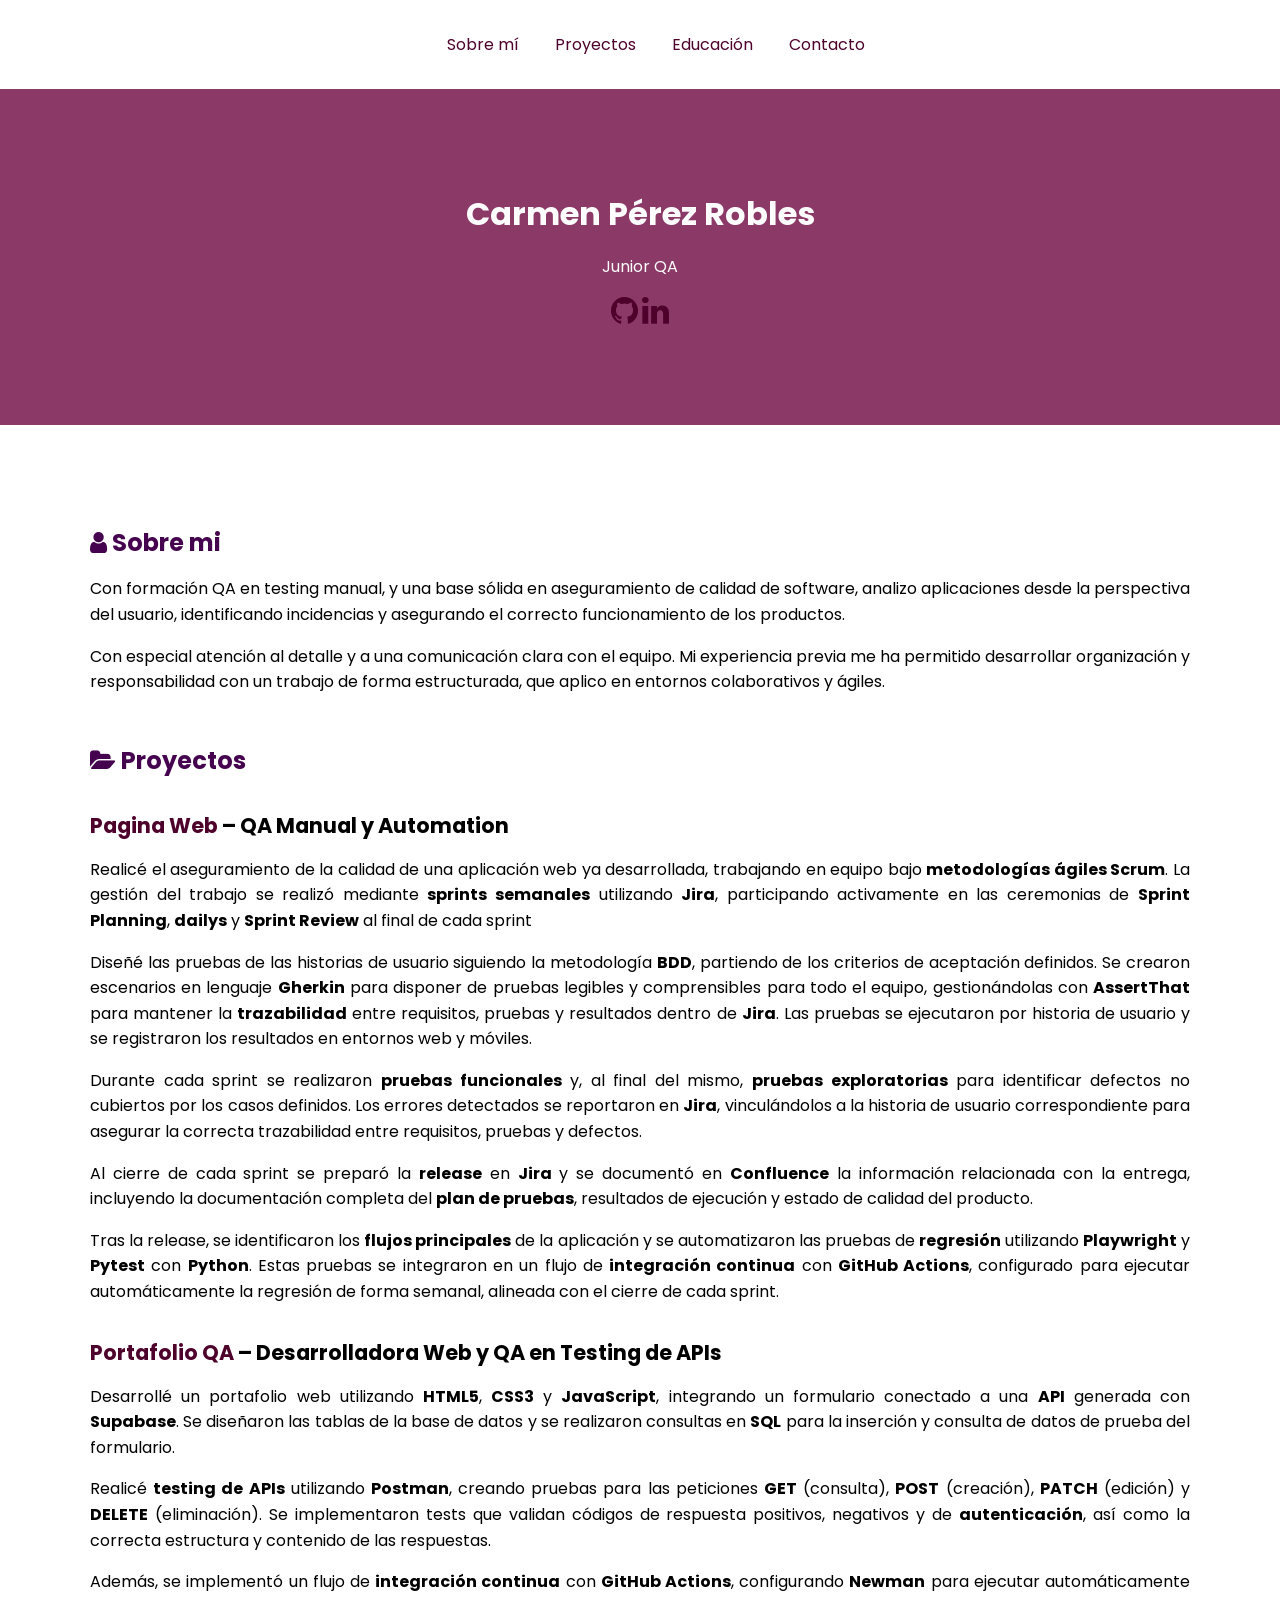
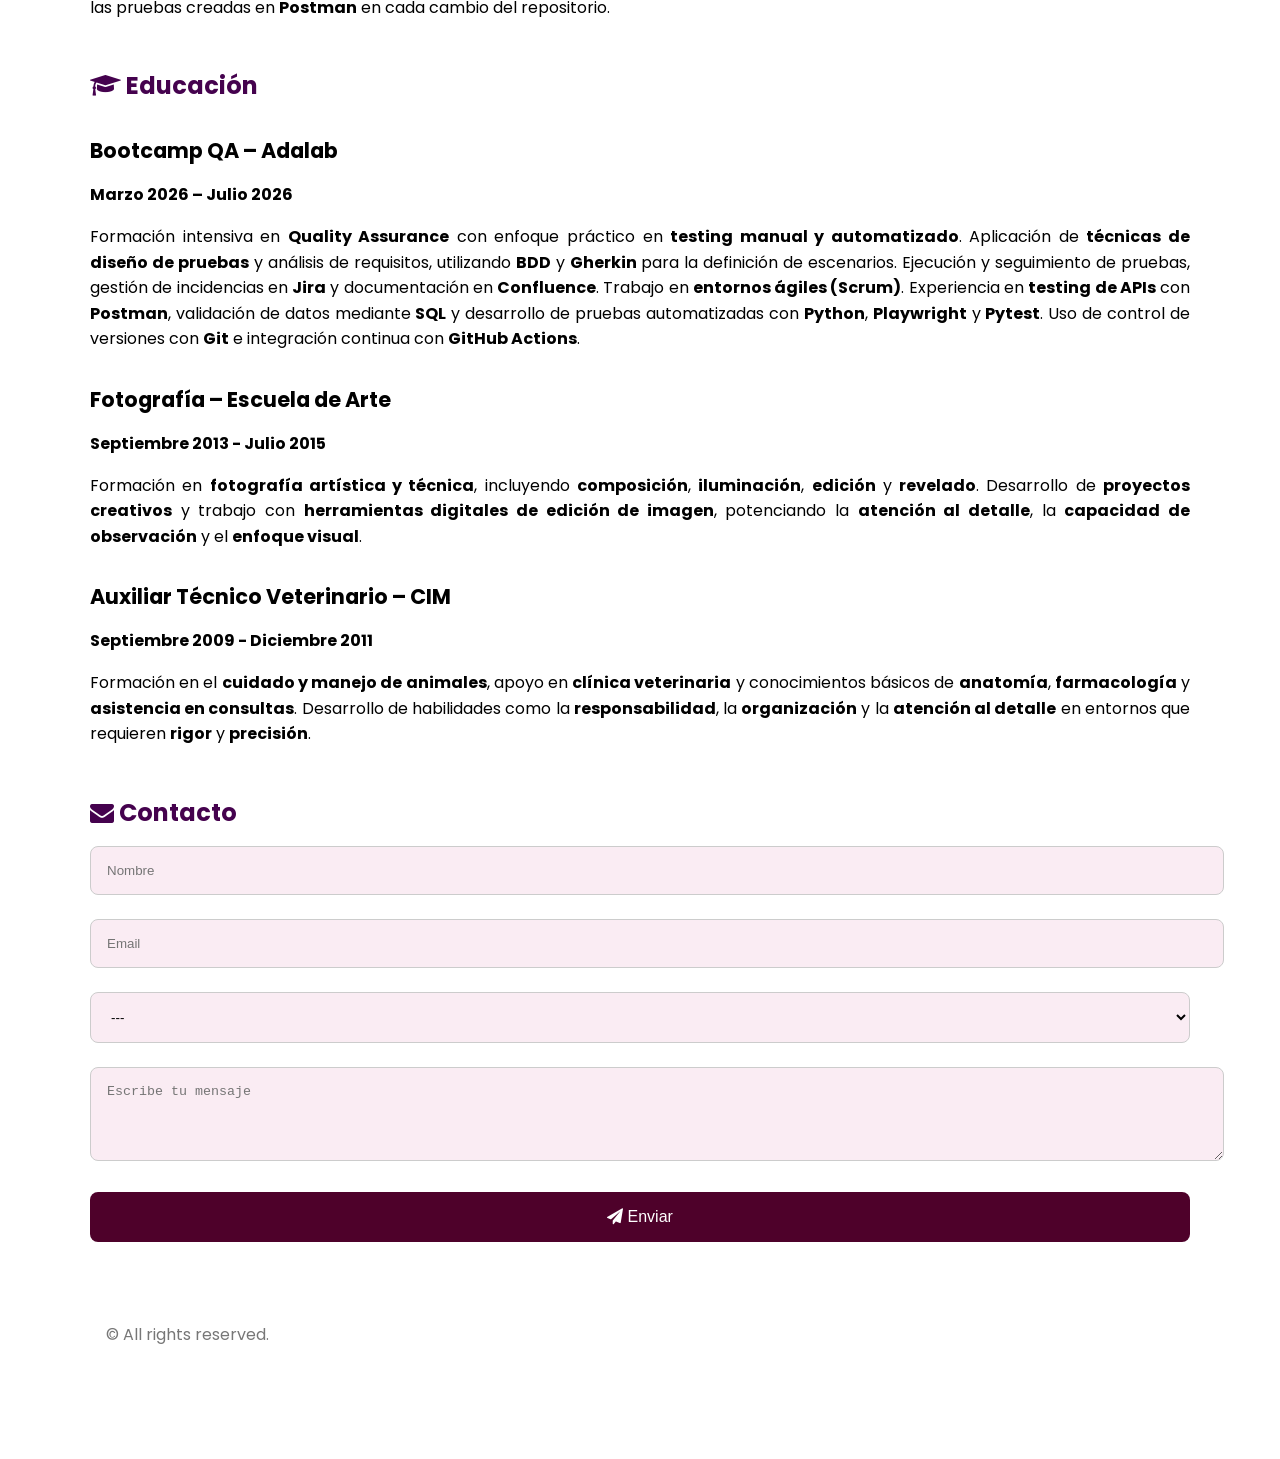
<file: index.html>
<!DOCTYPE html>
<html lang="es">

<head>
  <link rel="preconnect" href="https://fonts.googleapis.com">
<link rel="preconnect" href="https://fonts.gstatic.com" crossorigin>
<link href="https://fonts.googleapis.com/css2?family=Poppins:wght@400;500;700&display=swap" rel="stylesheet">
  <meta charset="UTF-8" />
  <meta name="viewport" content="width=device-width, initial-scale=1.0" />
  <meta name="description" content="Portfolio Carmen Pérez Robles" />
  <meta name="author" content="Carmen Pérez Robles" />
  <title>Carmen Pérez Robles - Portfolio</title>
  <link href="style.css" rel="stylesheet" />
  <!-- Importar Font Awesome para los iconos -->
  <link rel="stylesheet" href="https://cdnjs.cloudflare.com/ajax/libs/font-awesome/4.7.0/css/font-awesome.min.css" />
</head>

<body>
        <!-- Menú de navegación -->
  <nav>
      <ul>
        <li><a id="menusobremi" href="#sobremi">Sobre mí</a></li>
        <li><a id="menuproyectos" href="#proyectos">Proyectos</a></li>
        <li><a id="menueducacion" href="#educacion">Educación</a></li>
        <li><a id="menucontacto" href="#contacto">Contacto</a></li>
      </ul>
    </nav>
  <header>
    <h1 id="minombre">Carmen Pérez Robles</h1>
    <p id="titulo">Junior QA</p>
    <p>
      <a id="linkgithub" href="https://github.com/CarmenPerezQAOrganitation/portafolio-qa" title="GitHub"
        class="fa fa-github fa-2x" aria-label="GitHub"></a>
      <a id="linklinkedin" href="https://www.linkedin.com/in/carmen-pérez-robles/" title="LinkedIn"
        class="fa fa-linkedin fa-2x" aria-label="LinkedIn"></a>
    </p>
  </header>
  
  <main>
    <section id="sobremi">
      <h2 id="titulosobremi">
        <i class="fa fa-user"></i> Sobre mi
      </h2>
    <p>  
  Con formación QA en testing manual, y una base sólida en aseguramiento de calidad de software, 
  analizo aplicaciones desde la perspectiva del usuario, identificando incidencias y asegurando el correcto funcionamiento de los productos.
    </p>

<p>Con especial atención al detalle y a una comunicación clara con el equipo. 
  Mi experiencia previa me ha permitido desarrollar organización y responsabilidad con un trabajo de forma estructurada, que aplico en entornos colaborativos y ágiles.
</p>

    </section>

    <section id="proyectos">
      <h2 id="tituloproyectos">
        <i class="fa fa-folder-open"></i> Proyectos
      </h2>

      <h3>
        <a id="linkproyectoapi" href="https://web-qa.dev.adalab.es" target="_blank">Pagina Web</a>
        – QA Manual y Automation
      </h3>
      <p>
  Realicé el aseguramiento de la calidad de una aplicación web ya desarrollada,
  trabajando en equipo bajo <strong>metodologías ágiles Scrum</strong>. La gestión del
  trabajo se realizó mediante <strong>sprints semanales</strong> utilizando
  <strong>Jira</strong>, participando activamente en las ceremonias de
  <strong>Sprint Planning</strong>, <strong>dailys</strong> y <strong>Sprint Review</strong>
  al final de cada sprint
</p>

<p>
  Diseñé las pruebas de las historias de usuario siguiendo la metodología
  <strong>BDD</strong>, partiendo de los criterios de aceptación definidos. Se crearon
  escenarios en lenguaje <strong>Gherkin</strong> para disponer de pruebas legibles y
  comprensibles para todo el equipo, gestionándolas con <strong>AssertThat</strong> para
  mantener la <strong>trazabilidad</strong> entre requisitos, pruebas y resultados dentro
  de <strong>Jira</strong>. Las pruebas se ejecutaron por historia de usuario y se
  registraron los resultados en entornos web y móviles.
</p>

<p>
  Durante cada sprint se realizaron <strong>pruebas funcionales</strong> y, al final del
  mismo, <strong>pruebas exploratorias</strong> para identificar defectos no cubiertos por
  los casos definidos. Los errores detectados se reportaron en <strong>Jira</strong>,
  vinculándolos a la historia de usuario correspondiente para asegurar la correcta
  trazabilidad entre requisitos, pruebas y defectos.
</p>

<p>
  Al cierre de cada sprint se preparó la <strong>release</strong> en <strong>Jira</strong>
  y se documentó en <strong>Confluence</strong> la información relacionada con la entrega,
  incluyendo la documentación completa del <strong>plan de pruebas</strong>, resultados
  de ejecución y estado de calidad del producto.
</p>

<p>
  Tras la release, se identificaron los <strong>flujos principales</strong> de la
  aplicación y se automatizaron las pruebas de <strong>regresión</strong> utilizando
  <strong>Playwright</strong> y <strong>Pytest</strong> con <strong>Python</strong>. Estas
  pruebas se integraron en un flujo de <strong>integración continua</strong> con
  <strong>GitHub Actions</strong>, configurado para ejecutar automáticamente la regresión
  de forma semanal, alineada con el cierre de cada sprint.
</p>
      <h3>
        <a id="linkproyectoportafolio" href="https://carmenperezqaorganitation.github.io/portafolio-qa/">Portafolio QA</a>
        – Desarrolladora Web y QA en Testing de APIs
      </h3>
     <p>
  Desarrollé un portafolio web utilizando <strong>HTML5</strong>, <strong>CSS3</strong> y
  <strong>JavaScript</strong>, integrando un formulario conectado a una
  <strong>API</strong> generada con <strong>Supabase</strong>. Se diseñaron las tablas
  de la base de datos y se realizaron consultas en <strong>SQL</strong> para la
  inserción y consulta de datos de prueba del formulario.
</p>

<p>
  Realicé <strong>testing de APIs</strong> utilizando <strong>Postman</strong>, creando
  pruebas para las peticiones <strong>GET</strong> (consulta),
  <strong>POST</strong> (creación), <strong>PATCH</strong> (edición) y
  <strong>DELETE</strong> (eliminación). Se implementaron tests que validan códigos de
  respuesta positivos, negativos y de <strong>autenticación</strong>, así como la
  correcta estructura y contenido de las respuestas.
</p>

<p>
  Además, se implementó un flujo de <strong>integración continua</strong> con
  <strong>GitHub Actions</strong>, configurando <strong>Newman</strong> para ejecutar
  automáticamente las pruebas creadas en <strong>Postman</strong> en cada cambio del
  repositorio.
</p>
      
    </section>

    <section id="educacion">
      <h2 id="tituloeducacion">
        <i class="fa fa-graduation-cap"></i> Educación
      </h2>

      <h3>Bootcamp QA – Adalab</h3>
<p><strong>Marzo 2026 – Julio 2026</strong></p>
<p>
  Formación intensiva en <strong>Quality Assurance</strong> con enfoque práctico en <strong>testing manual y automatizado</strong>. 
  Aplicación de <strong>técnicas de diseño de pruebas</strong> y análisis de requisitos, utilizando <strong>BDD</strong> y <strong>Gherkin</strong> para la definición de escenarios.  

Ejecución y seguimiento de pruebas, gestión de incidencias en <strong>Jira</strong> y documentación en <strong>Confluence</strong>. 
Trabajo en <strong>entornos ágiles (Scrum)</strong>.  

Experiencia en <strong>testing de APIs</strong> con <strong>Postman</strong>, validación de datos mediante <strong>SQL</strong> y desarrollo de pruebas automatizadas con <strong>Python</strong>, 
<strong>Playwright</strong> y <strong>Pytest</strong>. Uso de control de versiones con <strong>Git</strong> e integración continua con <strong>GitHub Actions</strong>.
</p>


      <h3>Fotografía – Escuela de Arte</h3>
      <p><strong>Septiembre 2013 - Julio 2015</strong></p>
      <p>Formación en <strong>fotografía artística y técnica</strong>, incluyendo <strong>composición</strong>, <strong>iluminación</strong>, <strong>edición</strong> y <strong>revelado</strong>. 
        Desarrollo de <strong>proyectos creativos</strong> y trabajo con <strong>herramientas digitales de edición de imagen</strong>, potenciando la <strong>atención al detalle</strong>, la <strong>capacidad de observación</strong> y el <strong>enfoque visual</strong>.
        

         <h3>Auxiliar Técnico Veterinario – CIM</h3>
      <p><strong>Septiembre 2009 - Diciembre 2011</strong></p>
      <p>Formación en el <strong>cuidado y manejo de animales</strong>, apoyo en <strong>clínica veterinaria</strong> y conocimientos básicos de <strong>anatomía</strong>, <strong>farmacología</strong> y <strong>asistencia en consultas</strong>. 
        Desarrollo de habilidades como la <strong>responsabilidad</strong>, la <strong>organización</strong> y la <strong>atención al detalle</strong> en entornos que requieren <strong>rigor</strong> y <strong>precisión</strong>.</p>
    </section>
  </p>

<section id="contacto">
  <h2 id="titulocontacto">
    <i class="fa fa-envelope"></i> Contacto
  </h2>
  <form id="contactForm" onsubmit="return enviarFormulario(event)">
    <input id="nombre" type="text" placeholder="Nombre" />
    <input id="email" type="email" placeholder="Email" required />
    <select id="asunto" required>
      <option value="">---</option>
      <option value="info">Información</option>
      <option value="job">Oferta Trabajo</option>
      <option value="other">Otro</option>
    </select>
    <textarea id="mensaje" rows="4" placeholder="Escribe tu mensaje" required maxlength="500"></textarea>
    <button id="enviar" type="submit">
      <i class="fa fa-paper-plane"></i> Enviar
    </button>
  </form>
  <p id="formMessage"></p>
</section>


  <footer>
    <p>&copy; All rights reserved.</p>
  </footer>
</body>
<script src="script.js" defer></script>
</html>
</file>
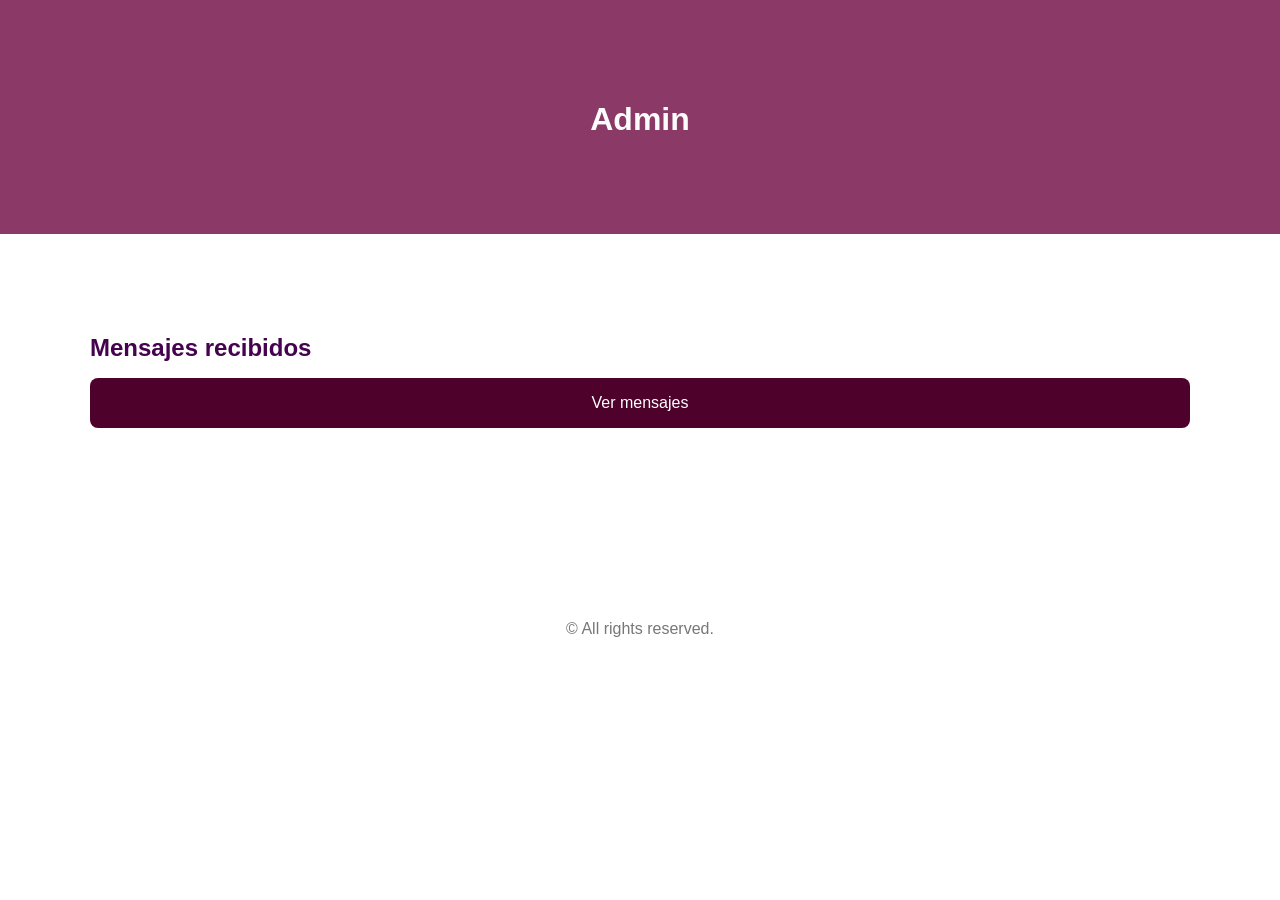
<file: admin.html>
<!DOCTYPE html>
<html lang="es">
<head>
  <meta charset="UTF-8">
  <title>Admin - Mensajes</title>
  <link rel="stylesheet" href="style.css">
</head>
<body>

<header>
  <h1>Admin</h1>
</header>

<main>
  <section id="admin">
    <h2>Mensajes recibidos</h2>
    <button id="verMensajes" onclick="mostrarDatos()">Ver mensajes</button>

    <table id="formsTable">

    </table>

    <p id="status"></p>
  </section>
</main>

<footer>
    <p>&copy; All rights reserved.</p>
</footer>

<script src="script.js"></script>

</body>
</html>
</file>
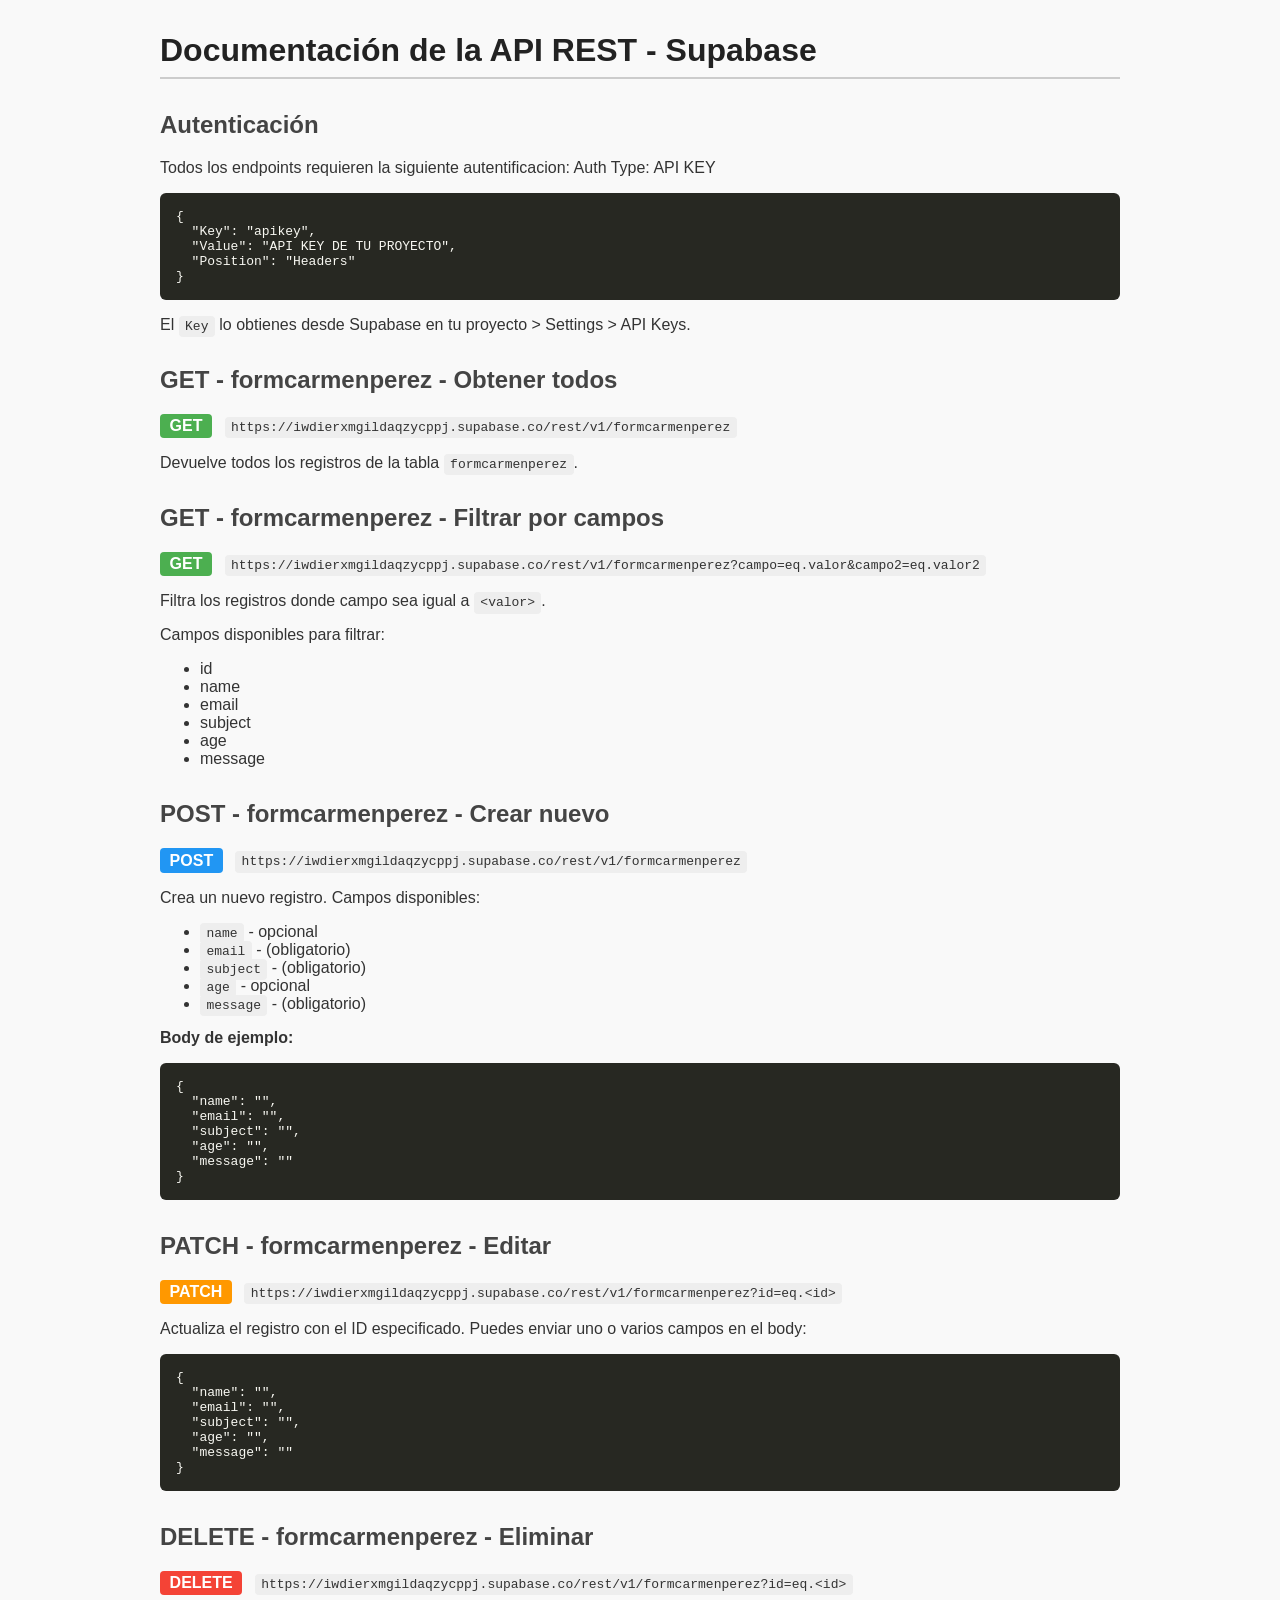
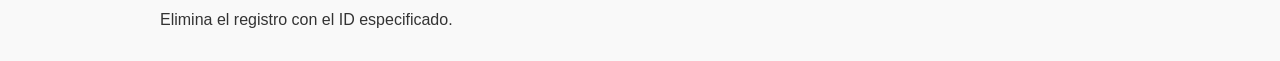
<file: apidoc.html>
<!DOCTYPE html>
<!-- saved from url=(0067)https://bootcamp-qa.github.io/ReportGenerator/documentacionapi.html -->
<html lang="es"><head><meta http-equiv="Content-Type" content="text/html; charset=UTF-8">
  
  <title>Documentación API Supabase</title>
  <style>
    body {
      font-family: 'Segoe UI', sans-serif;
      margin: 2rem auto;
      max-width: 960px;
      background: #f9f9f9;
      color: #333;
    }
    h1 { color: #222; border-bottom: 2px solid #ccc; padding-bottom: 0.5rem; }
    h2 { margin-top: 2rem; color: #444; }
    code { background: #eee; padding: 0.2rem 0.4rem; border-radius: 4px; }
    pre {
      background: #272822;
      color: #f8f8f2;
      padding: 1rem;
      border-radius: 6px;
      overflow-x: auto;
    }
    .method {
      display: inline-block;
      font-weight: bold;
      padding: 0.2rem 0.6rem;
      border-radius: 4px;
      margin-right: 0.5rem;
      color: white;
    }
    .GET { background: #4caf50; }
    .POST { background: #2196f3; }
    .PATCH { background: #ff9800; }
    .DELETE { background: #f44336; }

    label {
      display: block;
      margin-top: 1rem;
      font-weight: bold;
    }
    input[type=text] {
      width: 100%;
      padding: 0.5rem;
      font-size: 1rem;
      margin-top: 0.3rem;
      box-sizing: border-box;
    }
    button {
      margin-top: 1.5rem;
      padding: 0.6rem 1rem;
      font-size: 1rem;
      cursor: pointer;
    }
  </style>
<style type="text/css"></style></head>
<body>

<h1>Documentación de la API REST - Supabase</h1>

<form id="form" onsubmit="return false;" style="display: none;">
  <label for="tableName">Nombre de la tabla:</label>
  <input type="text" id="tableName" placeholder="clientes" required="">

  <label for="columns">Columnas (separadas por coma, * indica obligatorio):</label>
  <input type="text" id="columns" placeholder="nombre, telefono*, correo*" required="">

  <label for="baseUrl">Base URL:</label>
  <input type="text" id="baseUrl" placeholder="https://proyecto.supabase.co" required="">

  <button onclick="generate()">GENERAR DOCUMENTACION API</button>
</form>

<!-- Aquí pondremos la documentación generada -->
<div id="docs" style="margin-top:2rem;">
        <h2>Autenticación</h2>
    <p>Todos los endpoints requieren la siguiente autentificacion: Auth Type: API KEY</p>
    <pre>{
  "Key": "apikey",
  "Value": "API KEY DE TU PROYECTO",
  "Position": "Headers"
}</pre>
    <p>El <code>Key</code> lo obtienes desde Supabase en tu proyecto &gt; Settings &gt; API Keys.</p>
  
    <h2>GET - formcarmenperez - Obtener todos </h2>
    <p><span class="method GET">GET</span> <code>https://iwdierxmgildaqzycppj.supabase.co/rest/v1/formcarmenperez</code></p>
    <p>Devuelve todos los registros de la tabla <code>formcarmenperez</code>.</p>

    <h2>GET - formcarmenperez - Filtrar por campos</h2>
    <p><span class="method GET">GET</span> <code>https://iwdierxmgildaqzycppj.supabase.co/rest/v1/formcarmenperez?campo=eq.valor&amp;campo2=eq.valor2</code></p>
    <p>Filtra los registros donde campo sea igual a <code>&lt;valor&gt;</code>.</p>
    <p>Campos disponibles para filtrar:</p>
    <ul>
      <li>id</li><li>name</li><li>email</li><li>subject</li><li>age</li><li>message</li>
    </ul>

    <h2>POST - formcarmenperez - Crear nuevo</h2>
    <p><span class="method POST">POST</span> <code>https://iwdierxmgildaqzycppj.supabase.co/rest/v1/formcarmenperez</code></p>
    <p>Crea un nuevo registro. Campos disponibles:</p>
    <ul>
      <li><code>name</code> - opcional</li><li><code>email</code> -  (obligatorio)</li><li><code>subject</code> -  (obligatorio)</li><li><code>age</code> - opcional</li><li><code>message</code> -  (obligatorio)</li>
    </ul>
    <p><strong>Body de ejemplo:</strong></p>
    <pre>{
  "name": "",
  "email": "",
  "subject": "",
  "age": "",
  "message": ""
}</pre>

    <h2>PATCH - formcarmenperez - Editar </h2>
    <p><span class="method PATCH">PATCH</span> <code>https://iwdierxmgildaqzycppj.supabase.co/rest/v1/formcarmenperez?id=eq.&lt;id&gt;</code></p>
    <p>Actualiza el registro con el ID especificado. Puedes enviar uno o varios campos en el body:</p>
    <pre>{
  "name": "<nuevo string="">",
  "email": "<nuevo string="">",
  "subject": "<nuevo string="">",
  "age": "<nuevo string="">",
  "message": "<nuevo string="">"
}</nuevo></nuevo></nuevo></nuevo></nuevo></pre>

    <h2>DELETE - formcarmenperez - Eliminar </h2>
    <p><span class="method DELETE">DELETE</span> <code>https://iwdierxmgildaqzycppj.supabase.co/rest/v1/formcarmenperez?id=eq.&lt;id&gt;</code></p>
    <p>Elimina el registro con el ID especificado.</p>


  </div>

<script>
function generate() {
  let tableName = document.getElementById('tableName').value.trim() || 'clientes';
  const columnsRaw = document.getElementById('columns').value.trim();
  const baseUrlRaw = document.getElementById('baseUrl').value.trim() || 'https://<TU_PROYECTO>.supabase.co';

  // Procesar columnas
  const colsArr = columnsRaw.split(',').map(c => c.trim()).filter(c => c.length > 0);

  const columns = colsArr.map(col => {
    let required = false;
    let name = col;
    if (col.endsWith('*')) {
      required = true;
      name = col.slice(0, -1).trim();
    }
    return { name, type: "string", required };
  });

  const baseUrl = `${baseUrlRaw}/rest/v1/${tableName}`;

  function generatePostBody() {
    const obj = {};
    columns.forEach(col => {
      if (col.name !== "id") {
        obj[col.name] = "";
      }
    });
    return JSON.stringify(obj, null, 2);
  }

  function generatePatchBody() {
    const obj = {};
    columns.forEach(col => {
      if (col.name !== "id") {
        obj[col.name] = `<nuevo ${col.type}>`;
      }
    });
    return JSON.stringify(obj, null, 2);
  }

  // Construir el HTML para la documentación
  let html = `
        <h2>Autenticación</h2>
    <p>Todos los endpoints requieren la siguiente autentificacion: Auth Type: API KEY</p>
    <pre>{
  "Key": "apikey",
  "Value": "API KEY DE TU PROYECTO",
  "Position": "Headers"
}</pre>
    <p>El <code>Key</code> lo obtienes desde Supabase en tu proyecto &gt; Settings &gt; API Keys.</p>
  
    <h2>GET - ${tableName} - Obtener todos </h2>
    <p><span class="method GET">GET</span> <code>${baseUrl}</code></p>
    <p>Devuelve todos los registros de la tabla <code>${tableName}</code>.</p>

    <h2>GET - ${tableName} - Filtrar por campos</h2>
    <p><span class="method GET">GET</span> <code>${baseUrl}?campo=eq.valor&campo2=eq.valor2</code></p>
    <p>Filtra los registros donde campo sea igual a <code>&lt;valor&gt;</code>.</p>
    <p>Campos disponibles para filtrar:</p>
    <ul>
      ${columns.map(col => `<li>${col.name}</li>`).join('')}
    </ul>

    <h2>POST - ${tableName} - Crear nuevo</h2>
    <p><span class="method POST">POST</span> <code>${baseUrl}</code></p>
    <p>Crea un nuevo registro. Campos disponibles:</p>
    <ul>
      ${columns.filter(c => c.name !== 'id').map(col => `<li><code>${col.name}</code> - ${col.required ? " (obligatorio)" : "opcional"}</li>`).join('')}
    </ul>
    <p><strong>Body de ejemplo:</strong></p>
    <pre>${generatePostBody()}</pre>

    <h2>PATCH - ${tableName} - Editar </h2>
    <p><span class="method PATCH">PATCH</span> <code>${baseUrl}?id=eq.&lt;id&gt;</code></p>
    <p>Actualiza el registro con el ID especificado. Puedes enviar uno o varios campos en el body:</p>
    <pre>${generatePatchBody()}</pre>

    <h2>DELETE - ${tableName} - Eliminar </h2>
    <p><span class="method DELETE">DELETE</span> <code>${baseUrl}?id=eq.&lt;id&gt;</code></p>
    <p>Elimina el registro con el ID especificado.</p>


  `;

  document.getElementById('docs').innerHTML = html;
   document.getElementById('form').style.display = 'none';
  
}


</script>




</body></html>
</file>
<file: style.css>
body {
  font-family: "Poppins","inter", sans-serif;
  font-size: 1rem;
  color: black;
  margin: 0;

}


header {
  background-color: rgb(139, 57, 102);
  color: rgb(252, 252, 252);
  padding: 5rem;
  text-align: center;
}

main {
  padding: 5rem;
  text-align: left;
  max-width: 1100px;
  margin: 0 auto;
}

main p {
  text-align: justify;
  line-height: 1.6;
  font-size: 1rem;
}

nav {
  text-align: center;
  width:100%;
  padding: 1rem;
}

nav ul {
  padding: 0;
  margin: 0;
    background-color: rgb(255, 255, 255);
  
}

nav ul li {
  display: inline-block;
  margin: 0rem;
  font-size: 1rem;
  padding: 1rem;
  border-radius: 0.5rem ;

}
/* Menú vertical en móvil */
@media (max-width: 768px) {
  nav ul li {
    display: block;
    margin: 0.8rem 0;
  }
}

h1 {
  font-size: 2rem;
  margin-bottom: 1rem;
}

p {
  font-size: 1rem;
  margin-bottom: 1rem;
}

a {
  color: rgb(78, 1, 42);
  text-decoration: none;
}

a:hover {
  text-decoration: underline;
}

section {
  margin-bottom: 3rem;
}

h2 {
  font-size: 1.5rem;
  margin-bottom: 1rem;
  color: #45024e;

}

h3 {
  font-size: 1.3rem;
  margin-top: 2rem;
  margin-bottom: 1rem;
}

/* FORMULARIO */
form {
  width: 100%;
  font-size: 1rem;
}

input,
textarea,
select {
  width: 100%;
  padding: 1rem;
  margin-bottom: 1.5rem;
  border: 1px solid #ccc;
  border-radius: 0.5rem;
  background-color: rgb(250, 236, 243);
}

button {
  width: 100%;
  padding: 1rem;
  background-color: rgb(78, 1, 42);
  color: white;
  border: none;
  border-radius: 0.5rem;
  font-size: 1rem;
}

footer {
  margin-top: 2rem;
  padding: 1rem;
  font-size: 0.9rem;
  color: #777;
  text-align: center;
}

table {
  width: 100%;
  border-collapse: collapse;
  table-layout: fixed; /* CLAVE */
  font-family: Arial, sans-serif;
}

th, td {
  border: 1px solid #ddd;
  padding: 6px;
  font-size: 14px;
  word-wrap: break-word;
  overflow-wrap: break-word;
}

thead {
  background-color: rgb(255, 255, 255);
}

/* Móvil */
@media (max-width: 768px) {
  th, td {
    font-size: 12px;
    padding: 4px;
  }
}
</file>
